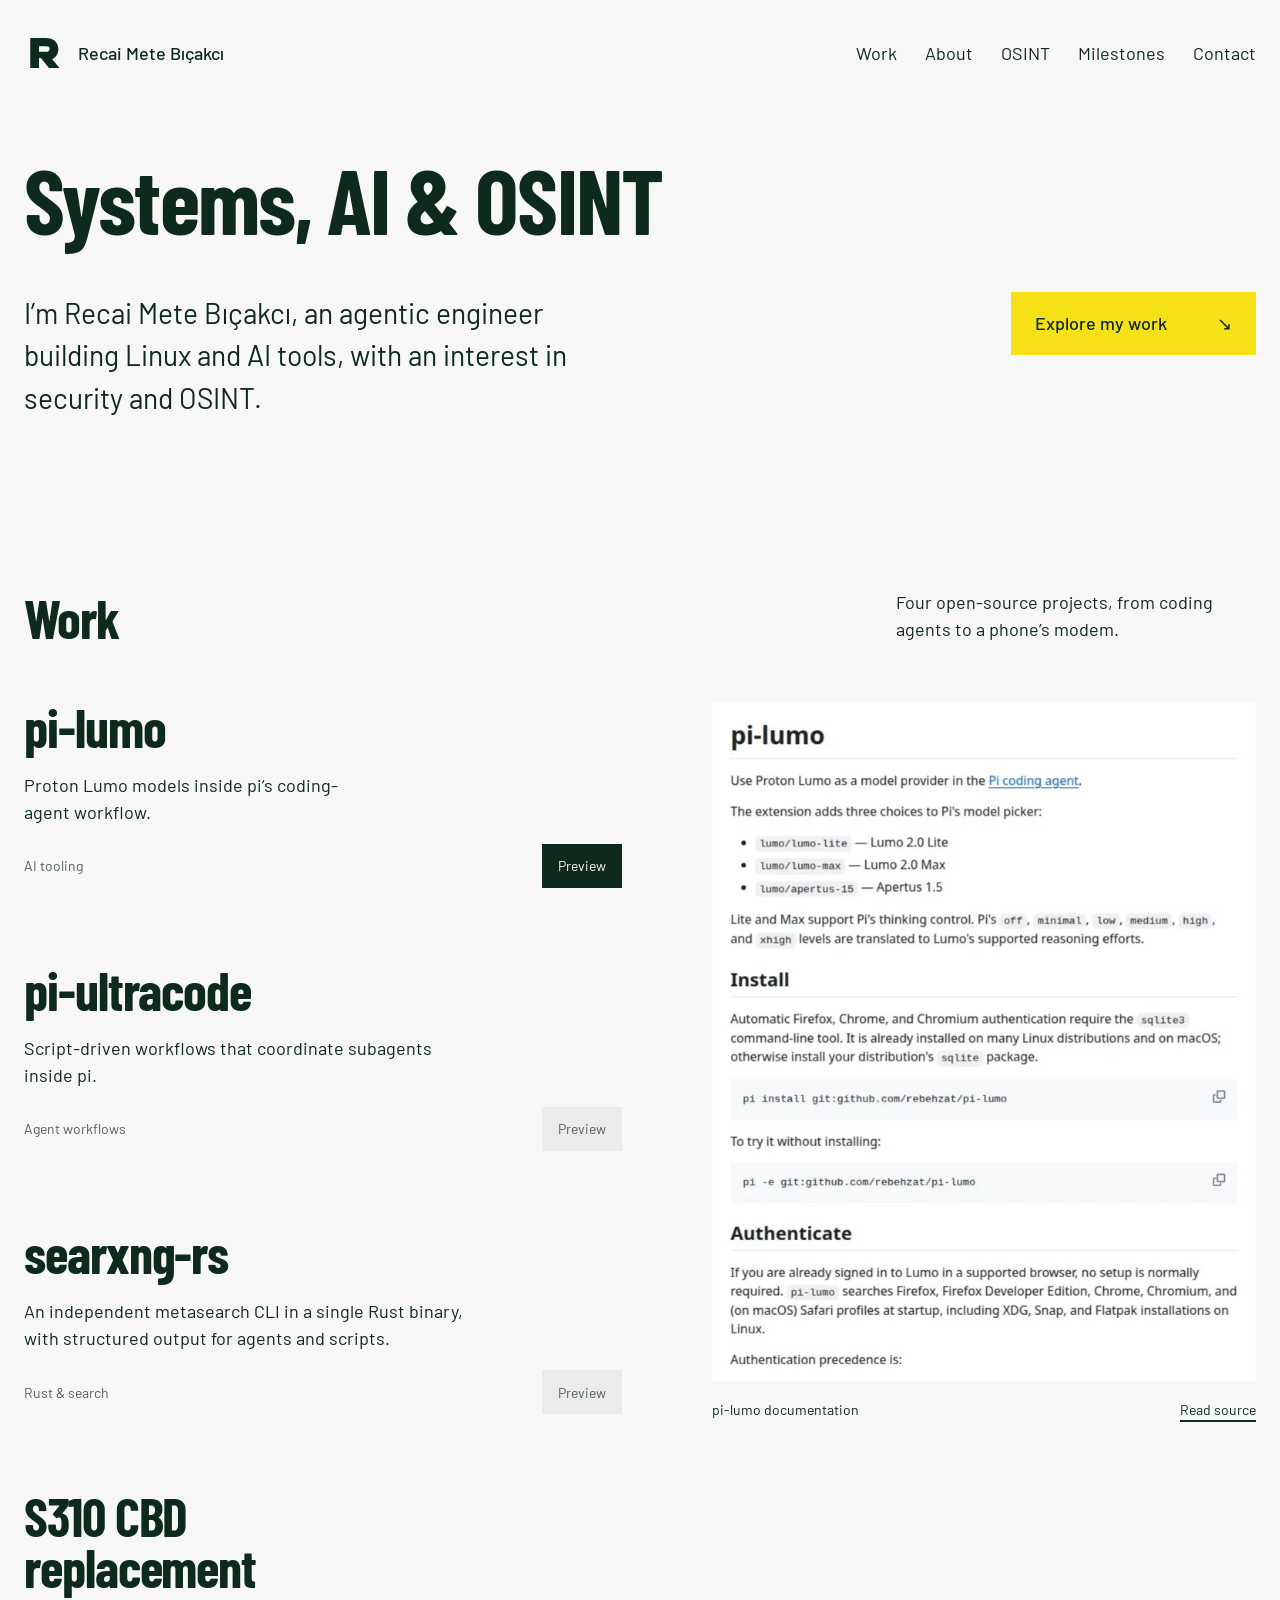
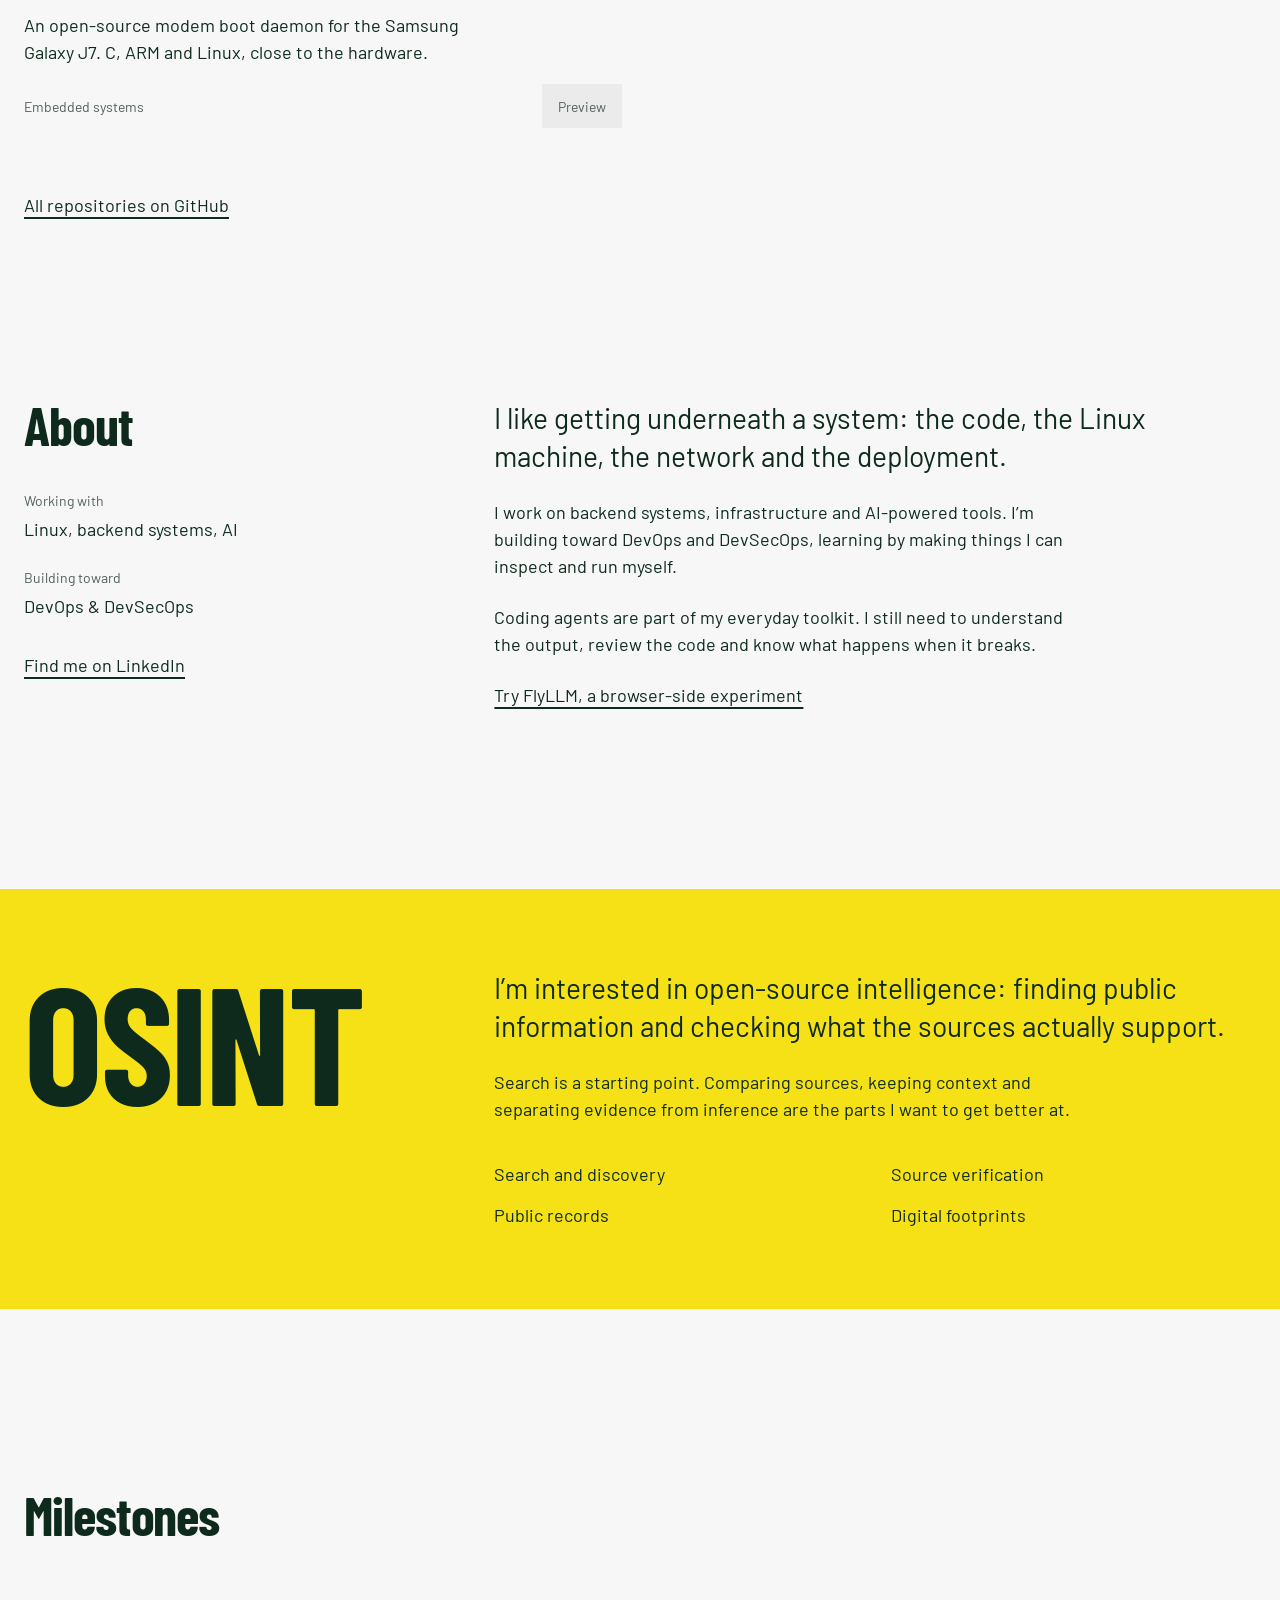
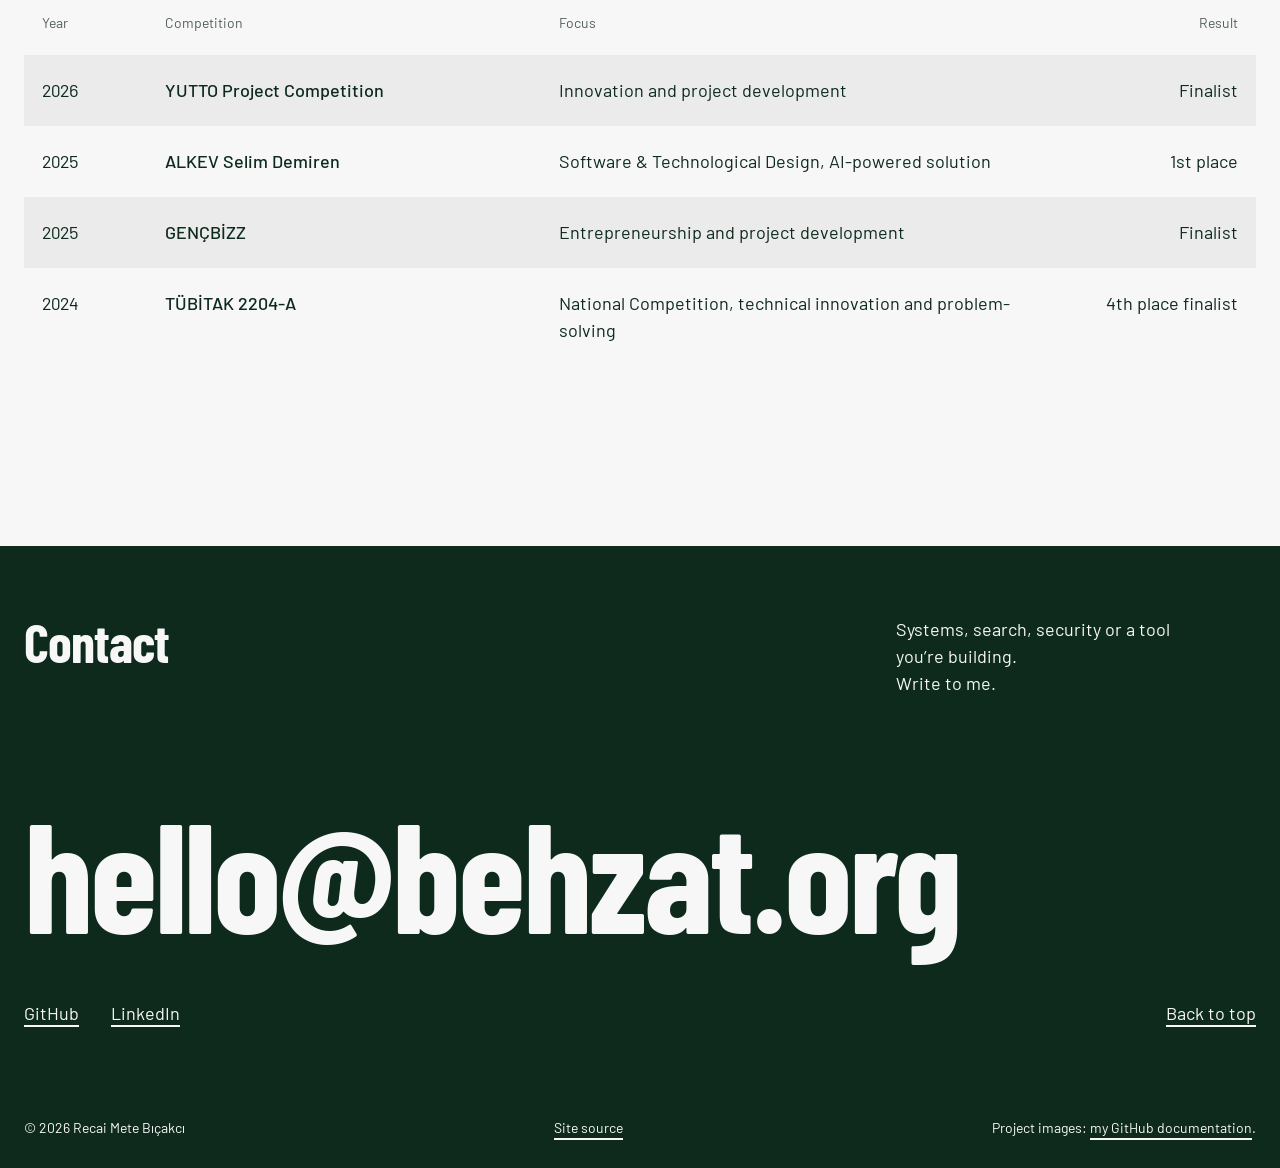
<file: index.html>
<!doctype html>
<html lang="en">
<head>
  <meta charset="utf-8" />
  <meta name="viewport" content="width=device-width, initial-scale=1" />
  <meta name="theme-color" content="#0d2a1c" />
  <title>Recai Mete Bıçakcı | Systems, AI &amp; OSINT</title>
  <meta name="description" content="I'm Recai Mete Bıçakcı (rebehzat), an agentic engineer building Linux and AI tools, with an interest in security and OSINT. Explore my open-source work." />
  <meta name="author" content="Recai Mete Bıçakcı" />
  <link rel="canonical" href="https://behzat.org/" />
  <link rel="icon" href="/assets/favicon.svg?v=20261026b" type="image/svg+xml" />
  <link rel="icon" href="/assets/favicon.png?v=20261026b" type="image/png" sizes="64x64" />
  <link rel="apple-touch-icon" href="/assets/apple-touch-icon.png" />
  <link rel="stylesheet" href="/assets/landing.css?v=20261026b" />
  <link rel="preload" href="/assets/fonts/barlow-condensed-bold.ttf" as="font" type="font/ttf" crossorigin />
  <meta property="og:type" content="website" />
  <meta property="og:title" content="Recai Mete Bıçakcı | Systems, AI &amp; OSINT" />
  <meta property="og:description" content="Linux, coding agents, security and open-source intelligence. Projects and interests by rebehzat." />
  <meta property="og:url" content="https://behzat.org/" />
  <meta property="og:image" content="https://behzat.org/assets/social.png" />
  <meta property="og:image:width" content="1200" />
  <meta property="og:image:height" content="630" />
  <meta property="og:image:alt" content="Recai Mete Bıçakcı. Systems, AI and OSINT, in bottle-green type on off-white." />
  <meta name="twitter:card" content="summary_large_image" />
  <script src="/assets/landing.js?v=20261026b" defer></script>
</head>
<body id="top">
  <a class="skip" href="#content">Skip to content</a>
  <header class="site-header wrap">
    <a class="brand" href="#top" aria-label="Recai Mete Bıçakcı, home"><img src="/assets/mark.svg" width="40" height="40" alt="" /><span>Recai Mete Bıçakcı</span></a>
    <nav aria-label="Main navigation"><a href="#work">Work</a><a href="#about">About</a><a href="#osint">OSINT</a><a href="#achievements">Milestones</a><a href="#contact">Contact</a></nav>
  </header>
  <main id="content">
    <section class="hero" aria-labelledby="hero-title">
      <div class="wrap"><h1 id="hero-title">Systems, AI &amp; OSINT</h1></div>
      <div class="hero-bottom wrap">
        <p class="hero-description">I’m Recai Mete Bıçakcı, an agentic engineer building Linux and AI tools, with an interest in security and OSINT.</p>
        <a class="button" href="#work">Explore my work <span aria-hidden="true">↘</span></a>
      </div>
    </section>
    <section class="work-section section wrap" id="work" aria-labelledby="work-title">
      <div class="section-heading"><h2 id="work-title" data-reveal>Work</h2><p data-reveal>Four open-source projects, from coding agents to a phone’s modem.</p></div>
      <div class="work-layout">
        <div class="projects">
          <article class="project" data-project="lumo">
            <img class="project-image" src="/assets/pi-lumo.webp" width="706" height="882" alt="pi-lumo documentation showing its three available model choices and install command." loading="lazy" />
            <h3 data-reveal><a href="https://github.com/rebehzat/pi-lumo">pi-lumo</a></h3>
            <p data-reveal>Proton Lumo models inside pi’s coding-agent workflow.</p>
            <div class="project-meta" data-reveal><span>AI tooling</span><button type="button" class="preview-button" data-preview="lumo" aria-controls="project-preview" aria-pressed="true">Preview<span class="sr-only"> pi-lumo</span></button></div>
          </article>
          <article class="project" data-project="ultracode">
            <img class="project-image" src="/assets/pi-ultracode.webp" width="706" height="882" alt="pi-ultracode documentation explaining script-driven workflows and its installation." loading="lazy" />
            <h3 data-reveal><a href="https://github.com/rebehzat/pi-ultracode">pi-ultracode</a></h3>
            <p data-reveal>Script-driven workflows that coordinate subagents inside pi.</p>
            <div class="project-meta" data-reveal><span>Agent workflows</span><button type="button" class="preview-button" data-preview="ultracode" aria-controls="project-preview" aria-pressed="false">Preview<span class="sr-only"> pi-ultracode</span></button></div>
          </article>
          <article class="project" data-project="search">
            <img class="project-image" src="/assets/searxng-rs.webp" width="706" height="882" alt="searxng-rs documentation showing the Rust build command and metasearch CLI examples." loading="lazy" />
            <h3 data-reveal><a href="https://github.com/rebehzat/searxng-rs">searxng-rs</a></h3>
            <p data-reveal>An independent metasearch CLI in a single Rust binary, with structured output for agents and scripts.</p>
            <div class="project-meta" data-reveal><span>Rust &amp; search</span><button type="button" class="preview-button" data-preview="search" aria-controls="project-preview" aria-pressed="false">Preview<span class="sr-only"> searxng-rs</span></button></div>
          </article>
          <article class="project" data-project="modem">
            <img class="project-image" src="/assets/samsung-s310-cbd-replacement.webp" width="706" height="882" alt="Samsung S310 CBD replacement documentation showing the supported Galaxy J7 device and modem configuration." loading="lazy" />
            <h3 data-reveal><a href="https://github.com/rebehzat/samsung-s310-cbd-replacement">S310 CBD replacement</a></h3>
            <p data-reveal>An open-source modem boot daemon for the Samsung Galaxy J7. C, ARM and Linux, close to the hardware.</p>
            <div class="project-meta" data-reveal><span>Embedded systems</span><button type="button" class="preview-button" data-preview="modem" aria-controls="project-preview" aria-pressed="false">Preview<span class="sr-only"> S310 CBD replacement</span></button></div>
          </article>
        </div>
        <figure class="project-preview" id="project-preview" aria-label="Selected project documentation">
          <div class="preview-frame" data-reveal><img id="preview-image" src="/assets/pi-lumo.webp" width="706" height="882" alt="pi-lumo documentation showing model choices and installation." loading="lazy" /></div>
          <figcaption><span id="preview-caption" aria-live="polite">pi-lumo documentation</span><a id="preview-source" href="https://github.com/rebehzat/pi-lumo#readme">Read source</a></figcaption>
        </figure>
      </div>
      <a class="all-work" href="https://github.com/rebehzat?tab=repositories" data-reveal>All repositories on GitHub</a>
    </section>
    <section class="about-section section wrap" id="about" aria-labelledby="about-title">
      <div class="about-side"><h2 id="about-title" data-reveal>About</h2><dl data-reveal><dt>Working with</dt><dd>Linux, backend systems, AI</dd><dt>Building toward</dt><dd>DevOps &amp; DevSecOps</dd></dl><a href="https://linkedin.com/in/rrecai" data-reveal>Find me on LinkedIn</a></div>
      <div class="about-copy"><p class="statement" data-reveal>I like getting underneath a system: the code, the Linux machine, the network and the deployment.</p><p data-reveal>I work on backend systems, infrastructure and AI-powered tools. I’m building toward DevOps and DevSecOps, learning by making things I can inspect and run myself.</p><p data-reveal>Coding agents are part of my everyday toolkit. I still need to understand the output, review the code and know what happens when it breaks.</p><a href="/flyllm/" data-reveal>Try FlyLLM, a browser-side experiment</a></div>
    </section>
    <section class="osint-section" id="osint" aria-labelledby="osint-title">
      <div class="wrap osint-layout"><h2 id="osint-title" data-reveal>OSINT</h2><div><p class="statement" data-reveal>I’m interested in open-source intelligence: finding public information and checking what the sources actually support.</p><p data-reveal>Search is a starting point. Comparing sources, keeping context and separating evidence from inference are the parts I want to get better at.</p><ul class="osint-interests" data-reveal><li>Search and discovery</li><li>Source verification</li><li>Public records</li><li>Digital footprints</li></ul></div></div>
    </section>
    <section class="milestones section wrap" id="achievements" aria-labelledby="achievements-title">
      <h2 id="achievements-title" data-reveal>Milestones</h2>
      <table data-reveal><caption class="sr-only">Competition results, carried forward from my previous site</caption><thead><tr><th scope="col">Year</th><th scope="col">Competition</th><th scope="col">Focus</th><th scope="col">Result</th></tr></thead><tbody>
        <tr><th scope="row">2026</th><td>YUTTO Project Competition</td><td>Innovation and project development</td><td>Finalist</td></tr>
        <tr><th scope="row">2025</th><td>ALKEV Selim Demiren</td><td>Software &amp; Technological Design, AI-powered solution</td><td>1st place</td></tr>
        <tr><th scope="row">2025</th><td>GENÇBİZZ</td><td>Entrepreneurship and project development</td><td>Finalist</td></tr>
        <tr><th scope="row">2024</th><td>TÜBİTAK 2204-A</td><td>National Competition, technical innovation and problem-solving</td><td>4th place finalist</td></tr>
      </tbody></table>
    </section>
    <section class="contact-section" id="contact" aria-labelledby="contact-title">
      <div class="wrap"><div class="contact-intro"><h2 id="contact-title" data-reveal>Contact</h2><p data-reveal>Systems, search, security or a tool you’re building.<br />Write to me.</p></div><a class="contact-email" href="mailto:hello@behzat.org" data-reveal>hello@behzat.org</a><div class="contact-socials" data-reveal><a href="https://github.com/rebehzat">GitHub</a><a href="https://linkedin.com/in/rrecai">LinkedIn</a><a href="#top">Back to top</a></div></div>
    </section>
  </main>
  <footer class="footer"><div class="wrap"><div class="footer-bottom"><p>© 2026 Recai Mete Bıçakcı</p><a href="https://github.com/rebehzat/rebehzat.github.io">Site source</a><p>Project images: <a href="https://github.com/rebehzat?tab=repositories">my GitHub documentation</a>.</p></div></div></footer>
</body>
</html>
</file>
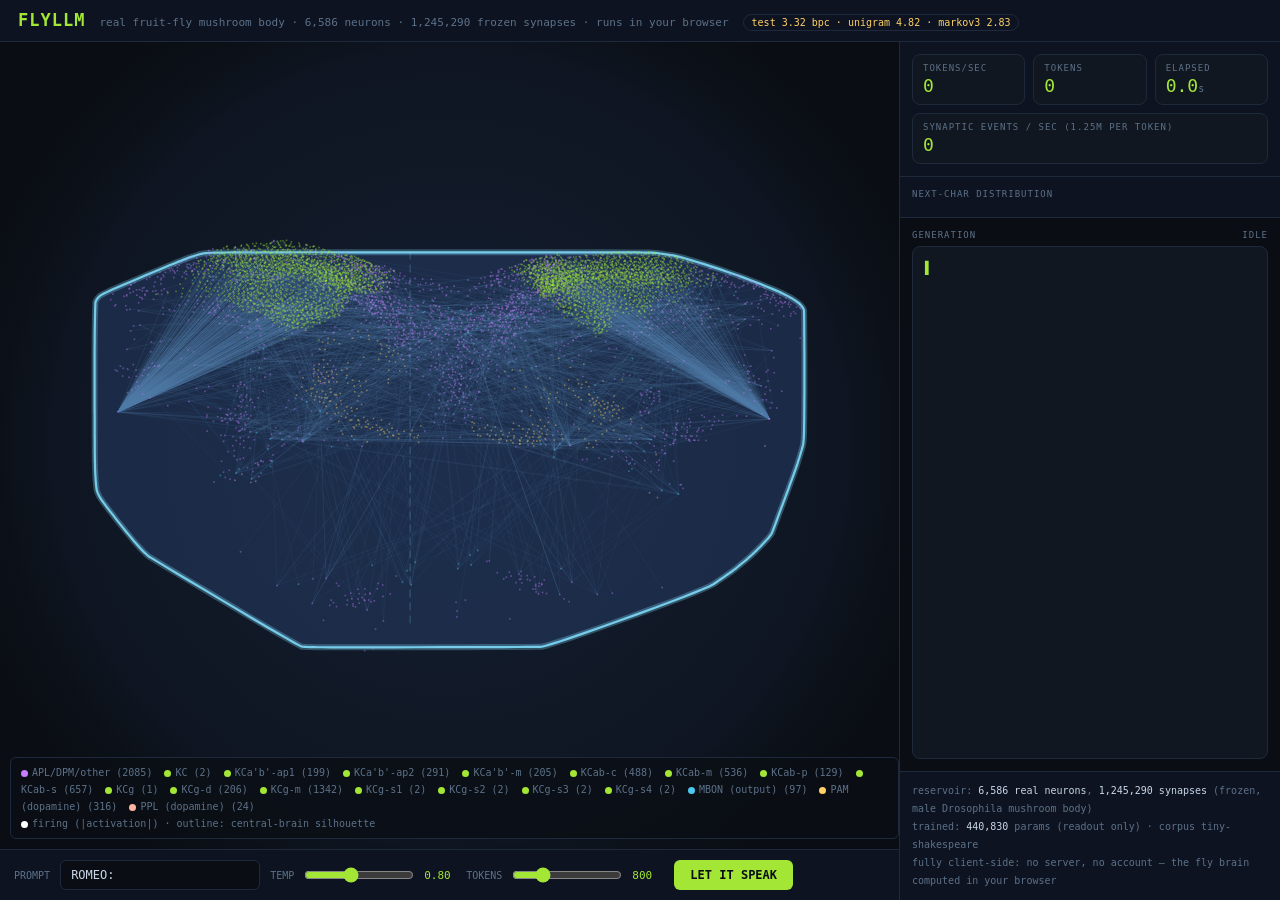
<file: flyllm/index.html>
<!doctype html>
<html lang="en">
<head>
<meta charset="utf-8">
<meta name="viewport" content="width=device-width, initial-scale=1">
<title>FlyLLM — real fruit-fly mushroom body, running entirely in your browser</title>
<style>
  :root { --bg:#0a0e14; --panel:#111721; --panel2:#0d1320; --border:#1e2a3c;
    --text:#c9d6e8; --dim:#5c7189; --accent:#a3e635; --hot:#ff6b6b;
    --blue:#4cc9f0; --gold:#ffd166; }
  * { box-sizing:border-box; margin:0; padding:0; }
  body { background:var(--bg); color:var(--text); font-family:'SF Mono','Cascadia Code',ui-monospace,Menlo,Consolas,monospace;
    height:100vh; display:flex; flex-direction:column; overflow:hidden; }
  header { display:flex; align-items:baseline; gap:14px; padding:10px 18px; border-bottom:1px solid var(--border);
    background:var(--panel2); flex-wrap:wrap; }
  header h1 { font-size:17px; color:var(--accent); letter-spacing:1px; }
  header .sub { color:var(--dim); font-size:11px; }
  header .badge { font-size:10px; color:var(--gold); border:1px solid var(--border); padding:2px 8px; border-radius:10px; }
  main { flex:1; display:grid; grid-template-columns:1fr 380px; min-height:0; }
  .left { display:flex; flex-direction:column; min-width:0; border-right:1px solid var(--border); }
  .canvas-wrap { flex:1; position:relative; min-height:0; }
  canvas#brain { position:absolute; inset:0; width:100%; height:100%; }
  .legend { position:absolute; left:10px; bottom:10px; font-size:10px; color:var(--dim);
    background:rgba(10,14,20,.8); border:1px solid var(--border); border-radius:6px; padding:6px 10px; line-height:1.7; }
  .dot { display:inline-block; width:7px; height:7px; border-radius:50%; margin-right:4px; vertical-align:middle; }
  .controls { display:flex; gap:10px; align-items:center; padding:10px 14px; border-top:1px solid var(--border);
    background:var(--panel2); flex-wrap:wrap; }
  .controls label { font-size:10px; color:var(--dim); }
  .controls input[type=text] { background:var(--bg); border:1px solid var(--border); color:var(--text);
    padding:7px 10px; border-radius:6px; font-family:inherit; font-size:12px; width:200px; }
  .controls input[type=range] { accent-color:var(--accent); width:110px; }
  .controls .val { color:var(--accent); font-size:11px; min-width:32px; }
  button { background:var(--accent); color:#0a0e14; border:0; padding:8px 16px; font-family:inherit;
    font-weight:700; font-size:12px; border-radius:6px; cursor:pointer; }
  button:hover { filter:brightness(1.15); }
  button.stop { background:var(--hot); color:#fff; display:none; }
  .right { display:flex; flex-direction:column; min-height:0; }
  .stats { display:grid; grid-template-columns:repeat(3,1fr); gap:8px; padding:12px; border-bottom:1px solid var(--border);
    background:var(--panel2); }
  .stat { background:var(--panel); border:1px solid var(--border); border-radius:8px; padding:8px 10px; }
  .stat .k { font-size:9px; color:var(--dim); text-transform:uppercase; letter-spacing:1px; }
  .stat .v { font-size:18px; color:var(--accent); margin-top:2px; }
  .stat .v small { font-size:10px; color:var(--dim); }
  .probbox { padding:12px; border-bottom:1px solid var(--border); background:var(--panel2); }
  .probbox .k { font-size:9px; color:var(--dim); text-transform:uppercase; letter-spacing:1px; margin-bottom:6px; }
  .prow { display:flex; align-items:center; gap:8px; margin:3px 0; font-size:11px; }
  .prow .ch { width:22px; color:var(--gold); }
  .prow .bar { height:8px; border-radius:4px; background:linear-gradient(90deg,var(--blue),var(--accent)); min-width:2px; transition:width .06s; }
  .prow .pv { color:var(--dim); width:46px; text-align:right; }
  .textwrap { flex:1; min-height:0; display:flex; flex-direction:column; padding:12px; }
  .textwrap .k { font-size:9px; color:var(--dim); text-transform:uppercase; letter-spacing:1px; margin-bottom:6px;
    display:flex; justify-content:space-between; }
  #output { flex:1; overflow-y:auto; font-size:12px; line-height:1.65; white-space:pre-wrap; background:var(--panel);
    border:1px solid var(--border); border-radius:8px; padding:12px; color:var(--text); }
  #output .last { background:var(--accent); color:#000; }
  #output .cursor { animation:blink 1s infinite; color:var(--accent); }
  @keyframes blink { 50% { opacity:0; } }
  .info { padding:10px 12px; border-top:1px solid var(--border); font-size:10px; color:var(--dim); line-height:1.8;
    background:var(--panel2); }
  .info b { color:var(--text); font-weight:400; }
  .load-status { position:fixed; inset:0; display:flex; align-items:center; justify-content:center;
    background:var(--bg); z-index:10; color:var(--accent); font-size:13px; }
  .load-status.hide { display:none; }
</style>
</head>
<body>
<div class="load-status" id="load">loading the fly brain (~13MB)…</div>
<header>
  <h1>FLYLLM</h1>
  <span class="sub">real fruit-fly mushroom body · 6,586 neurons · 1,245,290 frozen synapses · runs in your browser</span>
  <span class="badge" id="bpc">…</span>
</header>
<main>
  <div class="left">
    <div class="canvas-wrap"><canvas id="brain"></canvas><div class="legend" id="legend"></div></div>
    <div class="controls">
      <label>PROMPT</label><input type="text" id="prompt" value="ROMEO:" spellcheck="false">
      <label>TEMP</label><input type="range" id="temp" min="0.3" max="1.5" step="0.05" value="0.8"><span class="val" id="tempv">0.80</span>
      <label>TOKENS</label><input type="range" id="len" min="100" max="3000" step="100" value="800"><span class="val" id="lenv">800</span>
      <button id="go">LET IT SPEAK</button><button id="stop" class="stop">STOP</button>
    </div>
  </div>
  <div class="right">
    <div class="stats">
      <div class="stat"><div class="k">tokens/sec</div><div class="v" id="tps">0</div></div>
      <div class="stat"><div class="k">tokens</div><div class="v" id="tok">0</div></div>
      <div class="stat"><div class="k">elapsed</div><div class="v" id="el">0.0<small>s</small></div></div>
      <div class="stat" style="grid-column:span 3"><div class="k">synaptic events / sec (1.25M per token)</div><div class="v" id="syns">0</div></div>
    </div>
    <div class="probbox"><div class="k">next-char distribution</div><div id="probs"></div></div>
    <div class="textwrap">
      <div class="k"><span>GENERATION</span><span id="genstatus">idle</span></div>
      <div id="output"><span class="cursor">▌</span></div>
    </div>
    <div class="info" id="info">loading model…</div>
  </div>
</main>
<script>
const $ = id => document.getElementById(id);
let meta, states, hist, feats, indptr, indices, data, win, wout;
let act = null, running = false, stopFlag = false, neurons = null, edgeAdj = {};

function fmtSyn(v){ if(v>1e9)return (v/1e9).toFixed(2)+' B'; if(v>1e6)return (v/1e6).toFixed(1)+' M'; if(v>1e3)return (v/1e3).toFixed(1)+' K'; return v.toFixed(0); }

async function loadAll(){
  const [mj, rb, wb, wob] = await Promise.all([
    fetch('meta.json').then(r=>r.json()),
    fetch('reservoir.bin').then(r=>r.arrayBuffer()),
    fetch('win.bin').then(r=>r.arrayBuffer()),
    fetch('wout.bin').then(r=>r.arrayBuffer()),
  ]);
  meta = mj; neurons = { x: meta.layout_x, y: meta.layout_y, group: meta.group_idx, sign: meta.sign };
  const n = meta.n, nnz = meta.nnz, nb = (n+1)*4;
  indptr = new Uint32Array(rb, 0, n+1);
  indices = new Uint32Array(rb, nb, nnz);
  data = new Float32Array(rb, nb + nnz*4, nnz);
  win = new Float32Array(wb);
  wout = new Float32Array(wob);
  const {D, F} = meta;
  states = new Float32Array(n);
  hist = new Float32Array(D);
  feats = new Float32Array(F);
  act = new Float32Array(n);
  buildEdgeAdj();
  const m = meta.metrics;
  $('bpc').textContent = `test ${m.test_bpc.toFixed(2)} bpc · unigram ${m.unigram_bpc.toFixed(2)} · markov3 ${m.markov3_bpc.toFixed(2)}`;
  $('info').innerHTML =
    `reservoir: <b>${m.reservoir_neurons.toLocaleString()} real neurons</b>, <b>${m.reservoir_synapses.toLocaleString()} synapses</b> (frozen, male Drosophila mushroom body)<br>` +
    `trained: <b>${m.trained_params.toLocaleString()}</b> params (readout only) · corpus tiny-shakespeare<br>` +
    `fully client-side: no server, no account — the fly brain computed in your browser`;
  const legend = $('legend');
  let html = '';
  for (const [g, sz] of Object.entries(meta.group_sizes)){
    html += `<span class="dot" style="background:${gcolor(g, meta.groups.indexOf(g), sz)}"></span>${g} (${sz}) &nbsp;`;
  }
  html += '<br><span class="dot" style="background:#fff"></span>firing (|activation|) · outline: central-brain silhouette';
  legend.innerHTML = html;
  $('load').classList.add('hide');
  resize(); requestAnimationFrame(draw);
}

function gcolor(g, gi, sz){ const map = { 'PAM (dopamine)':'#ffd166', 'PPL (dopamine)':'#ffb4a2', 'MBON (output)':'#4cc9f0', 'APL/DPM/other':'#c77dff' }; return map[g] || '#a3e635'; }

function encode(p){ const out=[]; for(const c of p) if(meta.vocab.indexOf(c)>=0) out.push(c); return out.length?out:[' ']; }
function stoi(c){ return meta.vocab.indexOf(c); }

function stepChar(ci){
  const n = meta.n, V = meta.V, D = meta.D, leak = meta.leak;
  for (let j=0;j<n;j++){
    let s = 0;
    const a = indptr[j], b = indptr[j+1];
    for (let k=a;k<b;k++) s += states[indices[k]] * data[k];
    s += win[j*V + ci];
    const t = Math.tanh(s);
    states[j] = (1-leak)*states[j] + leak*t;
  }
  hist.copyWithin(0, V);
  for (let i=0;i<V;i++) hist[D - V + i] = (i === ci) ? 1 : 0;
  feats.set(states, 0);
  feats.set(hist, n);
  feats[meta.F - 1] = 1;
  act.set(states);
}

function logitsFor(){
  const V = meta.V, F = meta.F, l = new Float32Array(V);
  for (let v=0;v<V;v++){
    let s = 0, base = v*F;
    for (let f=0;f<F;f++) s += feats[f]*wout[base+f];
    l[v] = s;
  }
  return l;
}

function pickChar(l, temp){
  let mx = -Infinity; for (let i=0;i<l.length;i++) if (l[i]>mx) mx = l[i];
  const p = new Float64Array(l.length); let z = 0;
  for (let i=0;i<l.length;i++){ p[i] = Math.exp((l[i]-mx)/temp); z += p[i]; }
  for (let i=0;i<l.length;i++) p[i] /= z;
  let r = Math.random(), acc = 0;
  for (let i=0;i<l.length;i++){ acc += p[i]; if (r < acc) return i; }
  return l.length-1;
}

async function generate(){
  const prompt = encode($('prompt').value);
  const length = parseInt($('len').value);
  const temp = parseFloat($('temp').value);
  running = true; stopFlag = false; $('go').style.display='none'; $('stop').style.display='';
  $('genstatus').textContent = 'generating…';
  $('output').innerHTML = '<span class="cursor">▌</span>';
  $('tok').textContent = '0';
  states.fill(0); hist.fill(0);
  for (const c of prompt) stepChar(stoi(c));
  let count = 0; const t0 = performance.now();
  const stamps = [];
  while (count < length && !stopFlag){
    for (let k=0;k<24 && count<length && !stopFlag;k++){
      const ci = pickChar(logitsFor(), temp);
      const ch = meta.vocab[ci];
      stepChar(ci);
      const out = $('output');
      const prev = out.querySelector('.last'); if (prev) prev.classList.remove('last');
      const cursor = out.querySelector('.cursor');
      const span = document.createElement('span'); span.className='last'; span.textContent = ch;
      out.insertBefore(span, cursor); out.scrollTop = out.scrollHeight;
      const now = performance.now(); stamps.push(now);
      while (stamps.length && now - stamps[0] > 1000) stamps.shift();
      const tps = stamps.length > 1 ? (stamps.length-1) / ((now - stamps[0])/1000) : 0;
      $('tps').textContent = tps.toFixed(0);
      $('tok').textContent = count+1;
      $('el').innerHTML = ((now-t0)/1000).toFixed(1)+'<small>s</small>';
      $('syns').textContent = fmtSyn(tps * 1245290);
      renderProbs(logitsFor(), temp);
      count++;
    }
    await new Promise(r => setTimeout(r, 0));
  }
  running = false; $('go').style.display=''; $('stop').style.display='none';
  $('genstatus').textContent = `done · ${(count/((performance.now()-t0)/1000)).toFixed(0)} tok/s avg`;
  const cr = $('output').querySelector('.cursor'); if (cr) cr.remove();
}

function renderProbs(l, temp){
  const order = Array.from(l).map((v,i)=>[v,i]).sort((a,b)=>b[0]-a[0]).slice(0,5);
  let mx = -Infinity; for (const [v] of order) if (v>mx) mx = v;
  let base = 0; const ps = [];
  const expv = [];
  for (let i=0;i<l.length;i++) expv[i] = Math.exp((l[i]-mx)/temp);
  const ssum = expv.reduce((a,b)=>a+b,0);
  $('probs').innerHTML = order.map(([v,i])=>{
    const p = expv[i]/ssum, label = meta.vocab[i];
    const shown = label==='\n' ? '\\n' : label===' ' ? '␣' : label;
    const ch = shown==='<' ? '&lt;' : shown==='&' ? '&amp;' : shown;
    return `<div class="prow"><span class="ch">${ch}</span><div class="bar" style="width:${(p/ (expv[order[0][1]]/ssum) * 180).toFixed(0)}px"></div><span class="pv">${(p*100).toFixed(1)}%</span></div>`;
  }).join('');
}

const canvas = $('brain'); const ctx = canvas.getContext('2d'); let edgeLayer = null;
function resize(){ canvas.width = canvas.clientWidth * devicePixelRatio; canvas.height = canvas.clientHeight * devicePixelRatio; }
window.addEventListener('resize', resize);
function buildEdgeAdj(){ edgeAdj = {}; const e = meta.edges; for (let i=0;i<e.length;i+=2){ const a=e[i], b=e[i+1]; (edgeAdj[a]=edgeAdj[a]||[]).push([a,b]); (edgeAdj[b]=edgeAdj[b]||[]).push([a,b]); } }
function baseColor(i){ const g = meta.groups[neurons.group[i]]; return gcolor(g, neurons.group[i]); }
function draw(){
  if (!meta) { requestAnimationFrame(draw); return; }
  if (canvas.width === 0) resize();
  const W = canvas.width, H = canvas.height, dpr = devicePixelRatio;
  ctx.clearRect(0,0,W,H); ctx.fillStyle = 'rgba(10,14,20,1)'; ctx.fillRect(0,0,W,H);
  const asp = meta.aspect; let bw = W*0.94, bh = bw*asp; if (bh > H*0.92) { bh = H*0.92; bw = bh/asp; }
  const ox = (W-bw)/2, oy=(H-bh)/2, px=i=>ox+meta.hull_x[i]*bw, py=i=>oy+meta.hull_y[i]*bh;
  const glow = ctx.createRadialGradient(W/2,H/2,0,W/2,H/2,Math.max(bw,bh)*0.62);
  glow.addColorStop(0,'rgba(30,48,80,0.55)'); glow.addColorStop(0.75,'rgba(24,36,60,0.35)'); glow.addColorStop(1,'rgba(10,14,20,0)');
  ctx.fillStyle = glow; ctx.fillRect(0,0,W,H);
  ctx.beginPath(); ctx.moveTo(px(0),py(0));
  for (let i=1;i<meta.hull_x.length;i++) ctx.lineTo(px(i),py(i)); ctx.closePath();
  ctx.fillStyle = 'rgba(34,56,92,0.62)'; ctx.fill();
  ctx.strokeStyle = 'rgba(130,225,255,0.85)'; ctx.lineWidth = 2.2*dpr; ctx.stroke();
  ctx.strokeStyle = 'rgba(130,225,255,0.28)'; ctx.lineWidth = 6*dpr; ctx.stroke();
  let sc=0, sy=0; for (let i=0;i<meta.hull_x.length;i++){ sc+=px(i)/meta.hull_x.length; sy+=py(i)/meta.hull_x.length; }
  ctx.strokeStyle='rgba(130,225,255,0.20)'; ctx.lineWidth=1.4*dpr; ctx.setLineDash([6*dpr,7*dpr]);
  ctx.beginPath(); ctx.moveTo(sc,py(0)); ctx.lineTo(sc,py(Math.floor(meta.hull_x.length/2)-6));
  ctx.moveTo(sc,py(Math.floor(meta.hull_x.length/2)+6)); ctx.lineTo(sc,py(meta.hull_x.length-1)); ctx.stroke(); ctx.setLineDash([]);
  const map = (nx,ny)=>[ox+nx*bw, oy+ny*bh];
  if (!edgeLayer || edgeLayer.width!==W || edgeLayer.height!==H){
    edgeLayer = document.createElement('canvas'); edgeLayer.width=W; edgeLayer.height=H;
    const ec = edgeLayer.getContext('2d');     ec.strokeStyle='rgba(90,125,170,0.16)'; ec.lineWidth=Math.max(0.6,dpr*0.6);
    ec.beginPath();
    for (let i=0;i<meta.edges.length;i+=2){ const a=meta.edges[i], b=meta.edges[i+1];
      ec.moveTo(...map(neurons.x[a],neurons.y[a])); ec.lineTo(...map(neurons.x[b],neurons.y[b])); }
    ec.stroke();
  }
  ctx.drawImage(edgeLayer,0,0);
  const n = meta.n; const hot = [];
  for (let i=0;i<n;i++){ const a=act[i], m=Math.abs(a); const [x,y]=map(neurons.x[i],neurons.y[i]);
    if (m>0.25) hot.push([i,m,a]);
    ctx.globalAlpha = 0.42+0.45*Math.min(m,1); ctx.fillStyle = baseColor(i);
    const r = (1.6+2.4*Math.min(m,1))*dpr; ctx.fillRect(x-r/2, y-r/2, r, r); }
  ctx.globalAlpha = 1; hot.sort((p,q)=>q[1]-p[1]); const top = hot.slice(0,280);
  ctx.strokeStyle = 'rgba(163,230,53,0.3)'; ctx.lineWidth = dpr*0.8; ctx.beginPath();
  for (const [i] of top){ const [x,y]=map(neurons.x[i],neurons.y[i]);
    for (const [a,b] of edgeAdj[i]||[]){ const o = a===i?b:a; ctx.moveTo(x,y); ctx.lineTo(...map(neurons.x[o],neurons.y[o])); } }
  ctx.stroke();
  for (const [i,m,a] of top){ const [x,y]=map(neurons.x[i],neurons.y[i]); const r=(2.6+5.2*Math.min(m,1))*dpr;
    const g2=ctx.createRadialGradient(x,y,0,x,y,r*2.3); const c = a>0?'255,244,190':'130,205,255';
    g2.addColorStop(0,`rgba(${c},${0.95*Math.min(m,1)})`); g2.addColorStop(1,`rgba(${c},0)`);
    ctx.fillStyle=g2; ctx.beginPath(); ctx.arc(x,y,r*2.3,0,6.283); ctx.fill(); }
  requestAnimationFrame(draw);
}

$('go').onclick = generate;
$('stop').onclick = () => { stopFlag = true; };
$('temp').oninput = () => $('tempv').textContent = parseFloat($('temp').value).toFixed(2);
$('len').oninput = () => $('lenv').textContent = $('len').value;
loadAll();
</script>
</body>
</html>
</file>
<file: assets/landing.css>
@font-face {
  font-family:Barlow;
  src:url('/assets/fonts/barlow-regular.ttf') format('truetype');
  font-weight:400;
  font-display:swap
}
@font-face {
  font-family:Barlow;
  src:url('/assets/fonts/barlow-medium.ttf') format('truetype');
  font-weight:500;
  font-display:swap
}
@font-face {
  font-family:'Barlow Condensed';
  src:url('/assets/fonts/barlow-condensed-bold.ttf') format('truetype');
  font-weight:700;
  font-display:swap
}
:root {
  color-scheme:light;
  --bg:#f7f7f7;
  --surface:#ebebeb;
  --ink:#0d2a1c;
  --muted:#526158;
  --accent:#f6e016;
  --accent-ink:#0d2a1c;
  --font-text:Barlow,Arial,sans-serif;
  --font-display:'Barlow Condensed','Arial Narrow',sans-serif;
  --small:14px;
  --body:18px;
  --lead:clamp(22px,2.2vw,32px);
  --head:clamp(40px,4.2vw,62px);
  --gutter:24px;
  --ease:cubic-bezier(.22,1,.36,1)
}
* {
  box-sizing:border-box
}
html {
  scroll-behavior:smooth;
  scroll-padding-top:28px
}
body {
  margin:0;
  background:var(--bg);
  color:var(--ink);
  font:var(--body)/1.5 var(--font-text);
  -webkit-font-smoothing:antialiased
}
a {
  color:inherit;
  text-underline-offset:5px;
  text-decoration-thickness:1.5px
}
a:hover {
  text-decoration:underline
}
a:focus-visible,button:focus-visible {
  outline:3px solid currentColor;
  outline-offset:6px
}
button {
  font:inherit;
  color:inherit;
  cursor:pointer
}
::selection {
  background:var(--accent);
  color:var(--ink)
}
img {
  max-width:100%;
  display:block
}
p {
  margin:0 0 24px;
  text-wrap:pretty
}
h1,h2,h3 {
  font-family:var(--font-display);
  font-weight:700;
  letter-spacing:-.02em;
  line-height:.95;
  text-wrap:balance;
  margin:0
}
h2,h3 {
  font-size:var(--head)
}
a,button {
  transition:transform 180ms var(--ease),opacity 180ms ease
}
a:active,button:active {
  transform:translateY(2px)
}
.wrap {
  width:calc(100% - var(--gutter)*2);
  max-width:1600px;
  margin-inline:auto
}
.section {
  padding-block:90px
}
.sr-only {
  position:absolute;
  width:1px;
  height:1px;
  margin:-1px;
  overflow:hidden;
  clip-path:inset(50%);
  white-space:nowrap
}
.skip {
  position:fixed;
  left:var(--gutter);
  top:16px;
  z-index:20;
  background:var(--ink);
  color:var(--bg);
  padding:12px 20px;
  transform:translateY(-180%)
}
.skip:focus {
  transform:none
}
.site-header {
  display:flex;
  align-items:center;
  justify-content:space-between;
  gap:30px;
  min-height:106px
}
.brand {
  display:flex;
  align-items:center;
  gap:14px;
  font-weight:500;
  text-decoration:none
}
.brand img {
  width:40px;
  height:40px
}
nav {
  display:flex;
  gap:28px
}
nav a {
  text-decoration:none;
  display:inline-flex;
  align-items:center;
  min-height:44px
}
.hero {
  padding-top:46px;
  padding-bottom:80px;
  overflow:clip
}
#hero-title {
  font-size:clamp(48px,7.2vw,104px);
  max-width:19ch;
  line-height:1;
  transform-origin:left center
}
.hero-bottom {
  display:flex;
  align-items:flex-start;
  justify-content:space-between;
  gap:50px;
  margin-top:48px
}
.hero-description {
  font-size:var(--lead);
  max-width:36ch;
  margin:0
}
.button {
  display:inline-flex;
  align-items:center;
  justify-content:space-between;
  gap:50px;
  padding:18px 24px;
  background:var(--accent);
  color:var(--accent-ink);
  font-weight:500;
  text-decoration:none;
  white-space:nowrap
}
.button:hover {
  transform:translateY(-3px);
  text-decoration:none
}
.section-heading {
  display:flex;
  align-items:flex-end;
  justify-content:space-between;
  gap:40px;
  margin-bottom:58px
}
.section-heading p {
  max-width:36ch;
  margin:0
}
.work-layout {
  display:grid;
  grid-template-columns:1.1fr 1fr;
  gap:7vw;
  align-items:start
}
.project {
  padding-bottom:44px;
  position:relative
}
.project+.project {
  padding-top:32px
}
.project h3 {
  font-size:var(--head);
  margin-bottom:20px;
  max-width:16ch
}
.project h3 a {
  text-decoration:none
}
.project h3 a:hover {
  text-decoration:underline
}
.project p {
  max-width:44ch;
  margin-bottom:18px
}
.project-meta {
  display:flex;
  justify-content:space-between;
  align-items:center;
  gap:24px;
  font-size:var(--small);
  color:var(--muted)
}
.preview-button {
  display:none;
  border:0;
  background:var(--surface);
  padding:9px 16px;
  min-height:44px;
  font-size:var(--small)
}
.enhanced .preview-button {
  display:inline-block
}
.preview-button[aria-pressed=true] {
  background:var(--ink);
  color:var(--bg)
}
.project-image {
  width:100%;
  height:auto;
  aspect-ratio:10/7;
  object-fit:cover;
  object-position:top;
  margin-bottom:24px
}
.project-preview {
  display:none;
  margin:0;
  position:sticky;
  top:42px
}
.enhanced .project-preview {
  display:block
}
.enhanced .project-image {
  display:none
}
.preview-frame {
  position:relative;
  aspect-ratio:4/5;
  background:var(--surface);
  overflow:hidden
}
.preview-frame img {
  position:absolute;
  inset:0;
  opacity:0;
  transition:opacity 200ms ease;
  width:100%;
  height:100%;
  object-fit:cover;
  object-position:top left;
  transform-origin:top left
}
.preview-frame img.is-active {
  opacity:1
}
.project-preview figcaption {
  display:flex;
  justify-content:space-between;
  gap:16px;
  margin-top:18px;
  font-size:var(--small)
}
.all-work {
  display:inline-block;
  margin-top:20px
}
.about-section {
  display:grid;
  grid-template-columns:1fr 2fr;
  gap:7vw
}
.about-side h2 {
  margin-bottom:40px
}
.about-side dl {
  margin:0 0 32px
}
.about-side dt {
  font-size:var(--small);
  color:var(--muted);
  margin-top:24px
}
.about-side dd {
  margin:5px 0 0
}
.statement {
  font-size:var(--lead);
  line-height:1.35;
  max-width:44ch
}
.about-copy>p:not(.statement) {
  max-width:58ch
}
.osint-section {
  margin-block:90px;
  padding-block:80px;
  background:var(--accent);
  color:var(--accent-ink)
}
.osint-layout {
  display:grid;
  grid-template-columns:1fr 2fr;
  gap:7vw
}
.osint-layout h2 {
  font-size:clamp(80px,13vw,190px);
  line-height:.85
}
.osint-layout p {
  max-width:58ch
}
.osint-interests {
  list-style:none;
  display:grid;
  grid-template-columns:1fr 1fr;
  gap:14px 32px;
  margin:38px 0 0;
  padding:0
}
.milestones h2 {
  margin-bottom:50px
}
.milestones table {
  border-collapse:collapse;
  width:100%;
  font-size:var(--body);
  text-align:left
}
.milestones th,.milestones td {
  padding:22px 18px;
  vertical-align:top;
  font-weight:400
}
.milestones thead {
  font-size:var(--small);
  color:var(--muted)
}
.milestones tbody tr:nth-child(odd) {
  background:var(--surface)
}
.milestones tbody th {
  width:10%;
  font-variant-numeric:tabular-nums
}
.milestones td:nth-child(2) {
  width:32%;
  font-weight:500
}
.milestones td:nth-child(3) {
  width:40%
}
.milestones td:last-child,.milestones thead th:last-child {
  text-align:right
}
.contact-section {
  margin-top:90px;
  padding-block:70px;
  background:var(--ink);
  color:var(--bg)
}
.contact-intro {
  display:flex;
  align-items:flex-start;
  justify-content:space-between;
  gap:40px
}
.contact-intro p {
  max-width:36ch
}
.contact-email {
  display:block;
  font:700 clamp(60px,12.1vw,180px)/1.1 var(--font-display);
  letter-spacing:-.02em;
  text-decoration:none;
  margin-top:66px;
  white-space:nowrap
}
.contact-email:hover {
  color:var(--accent);
  text-decoration:none
}
.contact-socials {
  display:flex;
  gap:32px;
  margin-top:42px
}
.contact-socials a:last-child {
  margin-left:auto
}
.footer {
  background:var(--ink);
  color:var(--bg);
  padding-block:20px 30px;
  overflow:clip
}
.footer-bottom {
  display:flex;
  justify-content:space-between;
  gap:24px;
  margin-top:0;
  font-size:var(--small)
}
.footer-bottom p {
  margin:0
}
.error-page {
  min-height:100svh;
  display:flex;
  flex-direction:column;
  justify-content:center;
  align-items:flex-start;
  gap:34px
}
.error-page h1 {
  font-size:var(--head)
}
.error-page p {
  max-width:44ch;
  margin:0
}
.error-page .brand {
  margin-bottom:20px
}
@media(max-width:900px) {
  :root {
    --gutter:20px;
    --body:17px
  }
  .site-header {
    align-items:flex-start;
    flex-direction:column;
    justify-content:center;
    gap:10px;
    padding-block:18px
  }
  nav {
    width:100%;
    justify-content:space-between;
    gap:15px
  }
  .hero {
    padding-top:36px;
    padding-bottom:50px
  }
  .hero-bottom {
    gap:40px
  }
  .button {
    gap:24px;
    padding:16px 20px
  }
  .work-layout {
    gap:35px;
    grid-template-columns:1fr 1fr
  }
  .section {
    padding-block:64px
  }
  .project h3 {
    font-size:40px
  }
  .project-preview {
    top:24px
  }
  .about-section,.osint-layout {
    grid-template-columns:1fr 1.8fr;
    gap:40px
  }
  .osint-layout h2 {
    font-size:13vw
  }
  .osint-section {
    margin-block:64px;
    padding-block:64px
  }
  .milestones th,.milestones td {
    padding:18px 12px
  }
  .contact-section {
    margin-top:64px
  }
}
@media(max-width:599px) {
  :root {
    --gutter:20px;
    --body:17px;
    --lead:23px;
    --head:48px
  }
  .site-header {
    gap:14px
  }
  .brand {
    font-size:17px
  }
  .brand img {
    width:34px;
    height:34px
  }
  nav {
    gap:8px;
    font-size:15px
  }
  .hero {
    padding-top:36px;
    padding-bottom:20px
  }
  .hero-bottom {
    margin-top:36px;
    flex-direction:column;
    gap:30px
  }
  .hero-description {
    max-width:27ch
  }
  .button {
    padding:16px 22px;
    gap:48px
  }
  .section {
    padding-block:60px
  }
  .section-heading {
    display:block;
    margin-bottom:36px
  }
  .section-heading p {
    margin-top:22px
  }
  .work-layout {
    display:block
  }
  .project {
    padding-bottom:36px
  }
  .project+.project {
    padding-top:24px
  }
  .project h3 {
    font-size:40px;
    max-width:16ch
  }
  .project-image,.enhanced .project-image {
    display:block;
    position:static;
    width:100%;
    height:auto;
    margin:0 0 24px;
    clip-path:none;
    aspect-ratio:10/7;
    object-fit:cover
  }
  .enhanced .project-preview,.enhanced .preview-button {
    display:none
  }
  .project-meta {
    justify-content:flex-start
  }
  .all-work {
    margin-top:0
  }
  .about-section {
    display:flex;
    flex-direction:column;
    gap:38px
  }
  .about-side h2 {
    margin-bottom:26px
  }
  .about-side dl {
    display:grid;
    grid-template-columns:1fr 1fr;
    gap:5px 20px;
    margin-bottom:22px
  }
  .about-side dt {
    margin:0
  }
  .about-side dd {
    grid-row:2;
    margin:0
  }
  .statement {
    font-size:var(--lead)
  }
  .osint-section {
    margin-block:30px;
    padding-block:54px
  }
  .osint-layout {
    display:block
  }
  .osint-layout h2 {
    font-size:27vw;
    margin-bottom:38px
  }
  .osint-interests {
    grid-template-columns:1fr;
    gap:12px;
    margin-top:30px
  }
  .milestones h2 {
    margin-bottom:32px
  }
  .milestones table,.milestones tbody {
    display:block
  }
  .milestones thead {
    position:absolute;
    width:1px;
    height:1px;
    clip-path:inset(50%);
    overflow:hidden
  }
  .milestones tr {
    display:grid;
    grid-template-columns:64px 1fr;
    padding:20px 16px;
    gap:6px 10px
  }
  .milestones th,.milestones td {
    padding:0;
    width:auto!important
  }
  .milestones td:nth-child(3),.milestones td:last-child {
    grid-column:2
  }
  .milestones td:nth-child(3) {
    font-size:var(--small)
  }
  .milestones td:last-child {
    text-align:left;
    margin-top:4px
  }
  .contact-section {
    margin-top:30px;
    padding-block:52px
  }
  .contact-intro {
    display:block
  }
  .contact-intro p {
    margin-top:26px
  }
  .contact-email {
    font-size:12vw;
    margin-top:38px
  }
  .contact-socials {
    gap:24px;
    margin-top:30px
  }
  .footer {
    padding-top:36px
  }
  .footer-bottom {
    flex-wrap:wrap;
    gap:14px;
    margin-top:0
  }
  .footer-bottom p:last-child {
    width:100%
  }
}
@media(prefers-reduced-motion:reduce) {
  html {
    scroll-behavior:auto
  }
  *,*::before,*::after {
    animation:none!important;
    transition:none!important;
    transform:none!important
  }
}
html:not(.enhanced) .work-layout {
  display:block
}
html:not(.enhanced) .projects {
  display:grid;
  grid-template-columns:1fr 1fr;
  gap:48px
}
@media(max-width:599px) {
  html:not(.enhanced) .projects {
    display:block
  }
}
@supports(animation-timeline:view()) {
  @media(prefers-reduced-motion:no-preference) {
    .hero {
      view-timeline-name:--hero;
      view-timeline-axis:block
    }
    .hero h1 {
      animation:hero-settle linear both;
      animation-timeline:--hero;
      animation-range:exit 0% exit 100%
    }
    .preview-frame {
      view-timeline-name:--preview;
      view-timeline-axis:block
    }
    .preview-frame img {
      animation:picture-drift linear both;
      animation-timeline:--preview;
      animation-range:cover 0% cover 100%
    }
  }
}
@keyframes hero-settle {
  from {
    transform:scale(1)
  }
  to {
    transform:scale(.96)
  }
}
@keyframes picture-drift {
  from {
    transform:scale(1)
  }
  to {
    transform:scale(1.035)
  }
}
@media(prefers-reduced-motion:no-preference) {
  [data-reveal].is-in {
    animation:text-arrive 700ms var(--ease) both
  }
  p[data-reveal].is-in {
    animation-delay:70ms
  }
  .project-meta.is-in {
    animation-delay:140ms
  }
  .preview-frame.is-in {
    animation:picture-arrive 900ms var(--ease) both
  }
}
@keyframes text-arrive {
  from {
    opacity:.6;
    transform:translateY(22px)
  }
  to {
    opacity:1;
    transform:translateY(0)
  }
}
@keyframes picture-arrive {
  from {
    opacity:.6;
    transform:scale(.98)
  }
  to {
    opacity:1;
    transform:scale(1)
  }
}
</file>
